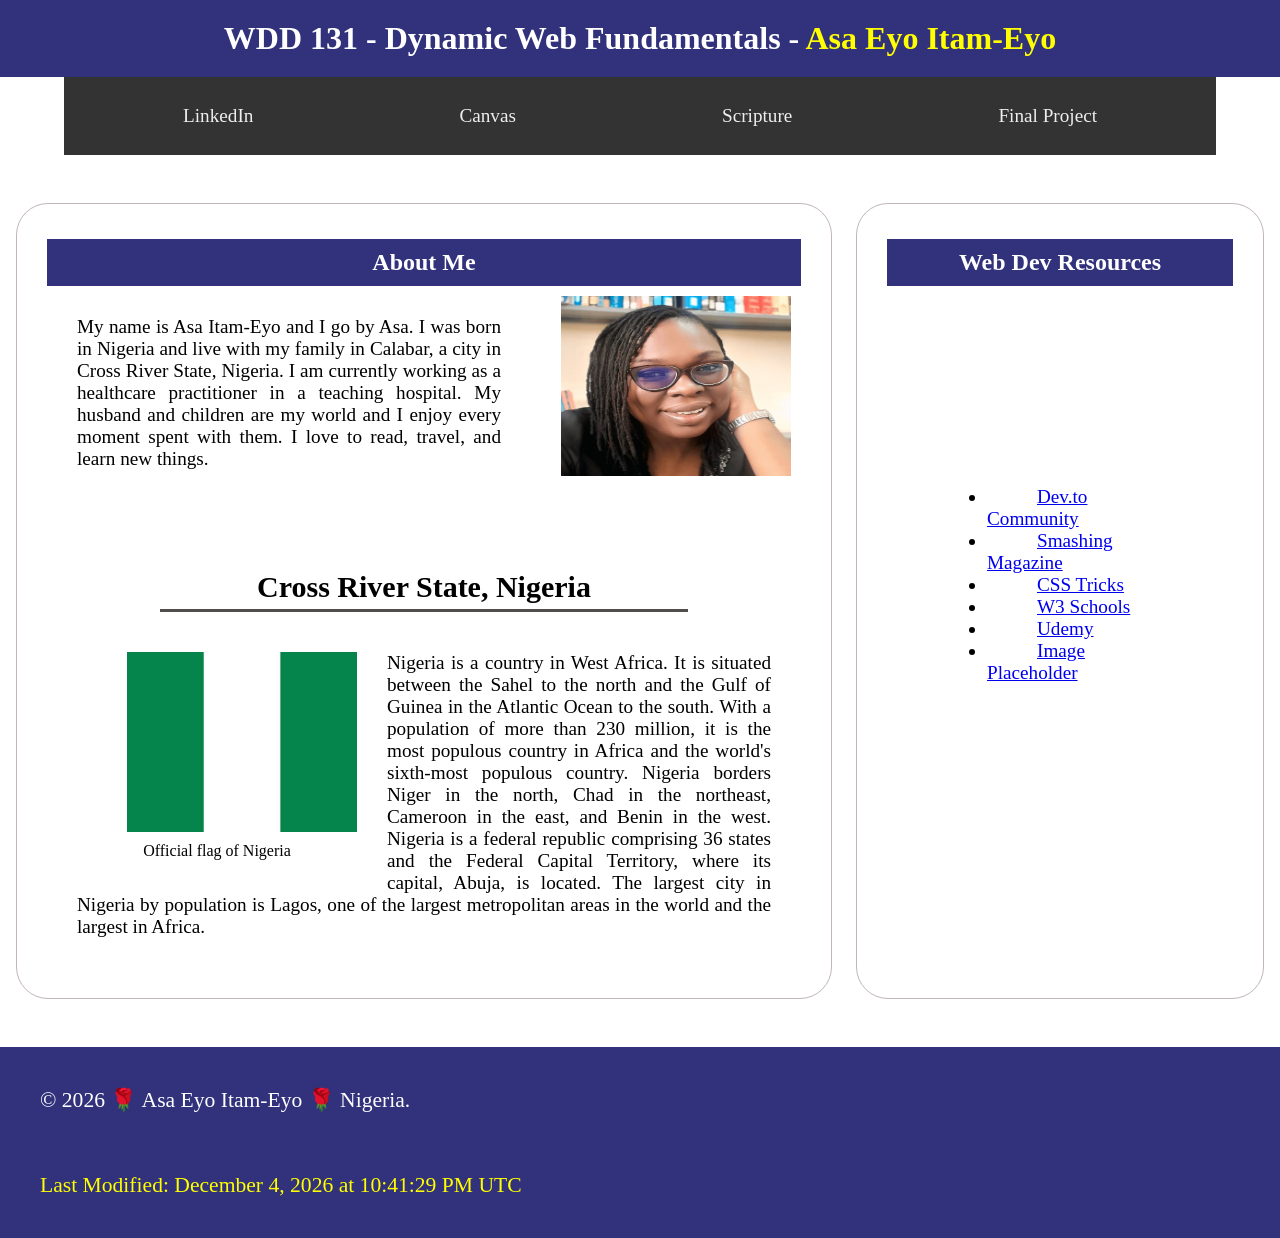
<file: index.html>
<!DOCTYPE html>
<html lang="en">

<head>
    <meta charset="UTF-8">
    <meta name="viewport" content="width=device-width, initial-scale=1.0">
    <title> WDD 131 - Dynamic Web Fundamentals - Asa Eyo Itam-Eyo</title>
    <meta name="description" content="WDD 131 - Dynamic Web Fundamentals Home page - Asa Eyo Itam-Eyo">
    <meta name="author" content="Asa Eyo Itam-Eyo">
    <link rel="preconnect" href="https://fonts.googleapis.com">
    <link rel="preconnect" href="https://fonts.gstatic.com" crossorigin>
    <link
        href="https://fonts.googleapis.com/css2?family=Playfair+Display:wght@400;700&family=Open+Sans:wght@400;600&display=swap"
        rel="stylesheet">
    <link rel="stylesheet" href="styles/base.css">
    <script src="scripts/getdates.js" defer></script>
</head>

<body>
    <header>
        <h1>
            <span id="course-title">WDD 131 - Dynamic Web Fundamentals</span> -
            <span class="yellow">Asa Eyo Itam-Eyo</span>
        </h1>
        <nav>
            <ul>
                <li><a href="https://www.linkedin.com/">LinkedIn</a></li>
                <li><a href="https://byupw.instructure.com">Canvas</a></li>
                <li><a
                        href="https://www.churchofjesuschrist.org/study/scriptures/bofm/1-ne/3?lang=eng&id=p7#p7">Scripture</a>
                </li>
                <li><a href="https://placeholder.com">Final Project</a></li>
            </ul>
        </nav>
    </header>

    <main>
        <!-- About Me Section -->
        <section class="card">
            <h2>About Me</h2>
            <img src="images/asaeyo.jpg" alt="Asa Eyo" width="300" height="200">

            <p>
                My name is Asa Itam-Eyo and I go by Asa. I was born in Nigeria and live with my family in Calabar, a
                city in Cross River State, Nigeria.
                I am currently working as a healthcare practitioner in a teaching hospital. My husband and children are
                my world and I enjoy every
                moment spent with them. I love to read, travel, and learn new things.
            </p>

            <h3 class="underline-full">Cross River State, Nigeria</h3>

            <figure>
                <img src="images/nigeriaflag.jpg" alt="Nigerian Flag" width="300" height="200">
                <figcaption>Official flag of Nigeria</figcaption>
            </figure>

            <p>
                Nigeria is a country in West Africa. It is situated between
                the Sahel to the north and the Gulf of Guinea in the Atlantic Ocean to the south. With a population of
                more
                than 230 million, it is the most populous country in Africa
                and the world's sixth-most populous country. Nigeria borders Niger in the north, Chad in the northeast,
                Cameroon in the east, and Benin in the west. Nigeria is a federal republic comprising 36 states and the
                Federal Capital
                Territory,
                where its capital, Abuja, is located. The largest city in Nigeria by population is Lagos, one of the
                largest metropolitan areas in the world and the largest in Africa.
            </p>
        </section>

        <!-- Web Development Resources Section -->
        <section class="card">
            <h2>Web Dev Resources</h2>
            <ul>
                <li><a href="https://dev.to/">Dev.to Community</a></li>
                <li><a href="https://www.smashingmagazine.com/">Smashing Magazine</a></li>
                <li><a href="https://css-tricks.com/">CSS Tricks</a></li>
                <li><a href="https://www.w3schools.com/">W3 Schools</a></li>
                <li><a href="https://www.udemy.com/">Udemy</a></li>
                <li><a href="https://placeholdercom/">Image Placeholder</a></li>
            </ul>
        </section>
    </main>


    <footer>
        <p>
            © <span id="currentyear"></span> 🌹 Asa Eyo Itam-Eyo 🌹 Nigeria.
        </p>
        <p id="lastModified"></p>
    </footer>
</body>

</html>
</file>
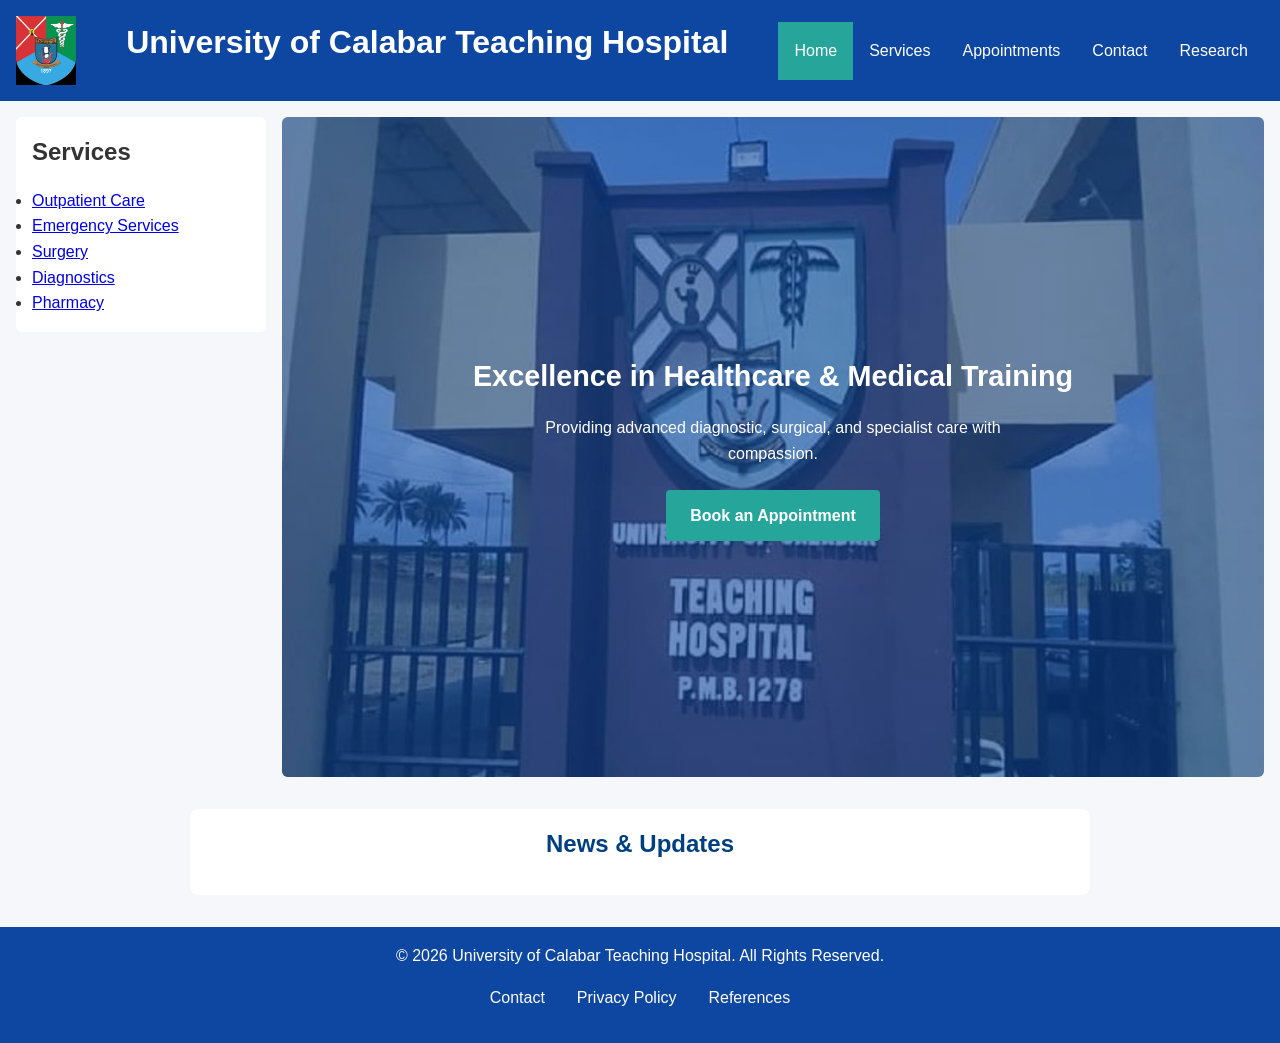
<file: project-ucth/index.html>
<!DOCTYPE html>
<html lang="en">

<head>
    <meta charset="UTF-8">
    <meta name="viewport" content="width=device-width, initial-scale=1.0">
    <title>University of Calabar Teaching Hospital</title>
    <link rel="stylesheet" href="styles/projectucth.css">
    <script src="scripts/projectucth.js" defer></script>
</head>

<body>

    <!-- HEADER -->
    <header class="site-header">
        <div class="header-content">
            <img src="images/ucthlogo.jpg" alt="UCTH logo" class="logo">
            <h1>University of Calabar Teaching Hospital</h1>
            <button class="hamburger" id="hamburger" aria-expanded="false">☰</button>

            <nav class="main-nav">
                <ul>
                    <li><a href="index.html" class="active">Home</a></li>
                    <li><a href="services.html">Services</a></li>
                    <li><a href="appointments.html">Appointments</a></li>
                    <li><a href="contact.html">Contact</a></li>
                    <li><a href="research.html">Research</a></li>
                </ul>
            </nav>
        </div>
    </header>

    <!-- MAIN CONTENT -->
    <main class="home-layout">

        <!-- SIDEBAR: SERVICES -->
        <aside class="services-sidebar">
            <h2>Services</h2>
            <ul>
                <li><a href="#">Outpatient Care</a></li>
                <li><a href="#">Emergency Services</a></li>
                <li><a href="#">Surgery</a></li>
                <li><a href="#">Diagnostics</a></li>
                <li><a href="#">Pharmacy</a></li>
            </ul>
        </aside>

        <!-- HERO SECTION -->
        <section class="hero">
            <img src="images/hero.jpg" srcset="images/hero@2x.jpg 2x, images/hero@3x.jpg 3x"
                alt="University of Calabar Teaching Hospital complex" loading="lazy">

            <div class="hero-overlay">
                <h2>Excellence in Healthcare & Medical Training</h2>
                <p>Providing advanced diagnostic, surgical, and specialist care with compassion.</p>
                <a href="appointments.html" class="cta-btn">Book an Appointment</a>
            </div>
        </section>

    </main>

    <!-- NEWS SECTION -->
    <section class="news">
        <h2>News & Updates</h2>
        <div id="newsContainer">
            <!-- Populated dynamically by JS -->
        </div>
    </section>

    <!-- FOOTER -->
    <footer class="site-footer">
        <div class="footer-content">
            <p>&copy; <span id="year"></span> University of Calabar Teaching Hospital. All Rights Reserved.</p>
            <nav aria-label="Footer Navigation">
                <ul class="footer-links">
                    <li><a href="contact.html">Contact</a></li>
                    <li><a href="#">Privacy Policy</a></li>
                    <li><a href="references.html">References</a></li>
                </ul>
            </nav>
        </div>
    </footer>

</body>

</html>
</file>
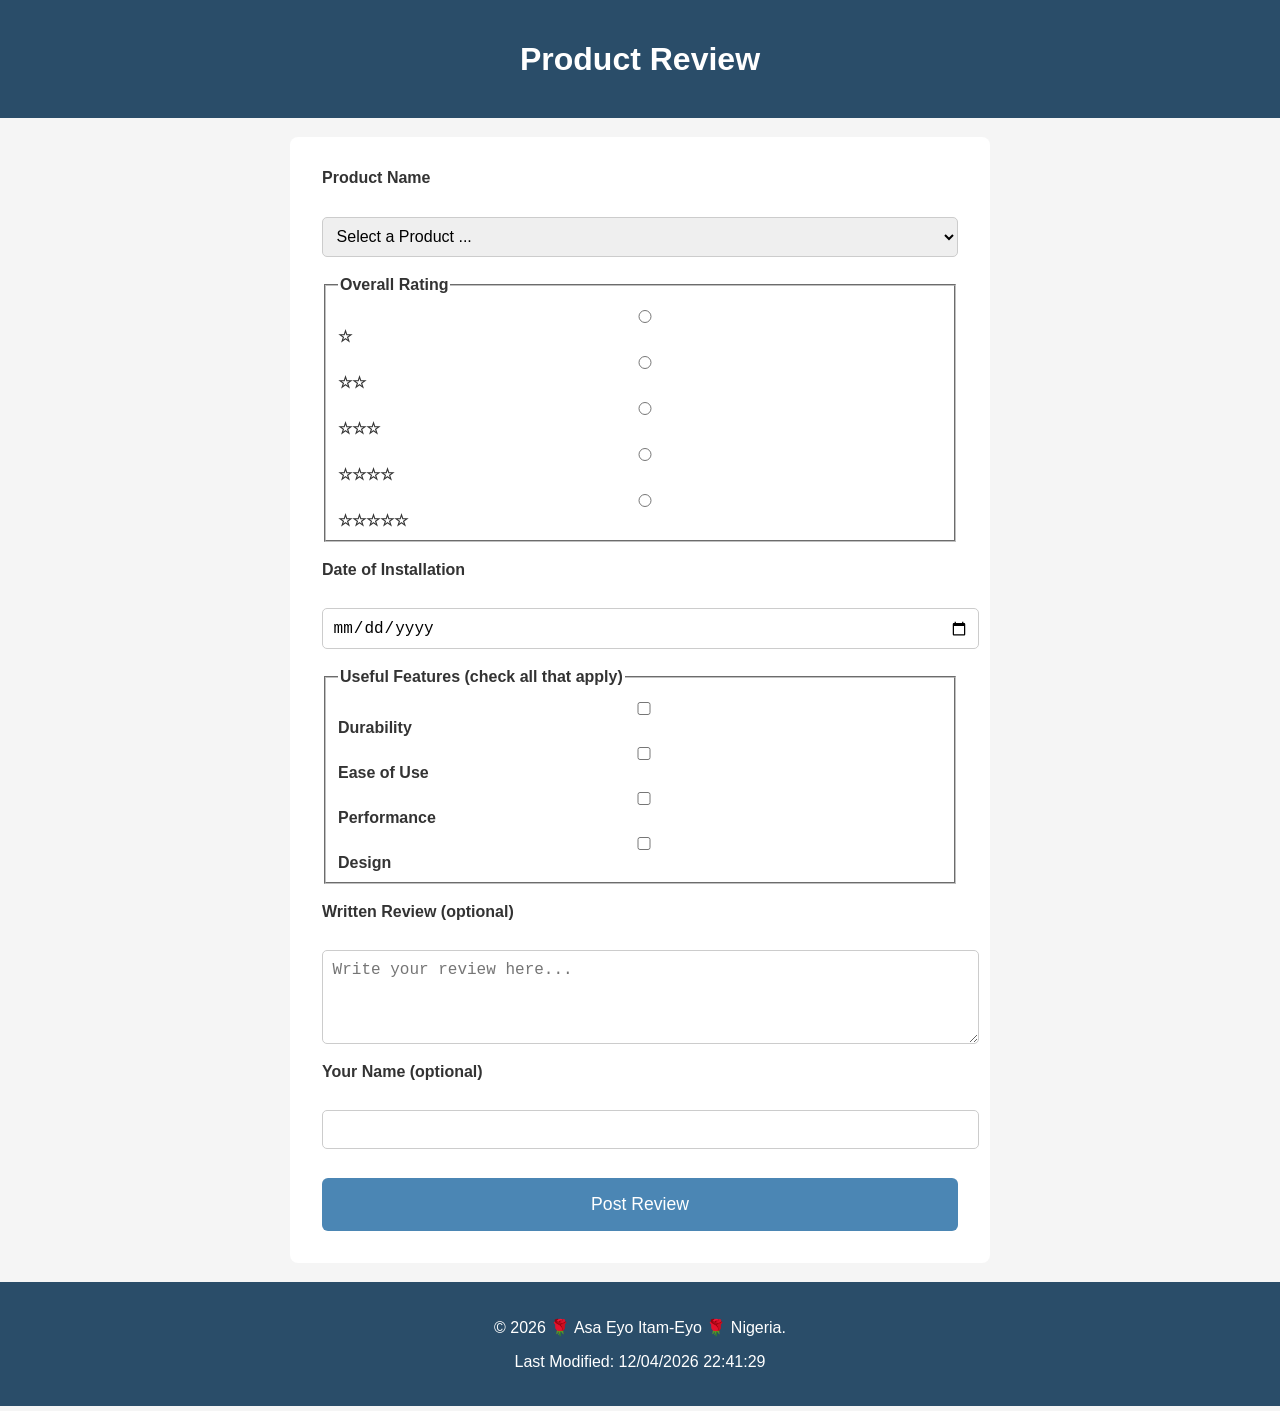
<file: form.html>
<!DOCTYPE html>
<html lang="en">

<head>
    <meta charset="UTF-8">
    <meta name="viewport" content="width=device-width, initial-scale=1.0">
    <title>Product Review Form</title>
    <meta name="description"
        content="Submit a detailed product review including rating, features, and comments for WDD 131 assignment.">
    <meta name="author" content="Asa Eyo Itam-Eyo">


    <link rel="preconnect" href="https://fonts.googleapis.com">
    <link rel="preconnect" href="https://fonts.gstatic.com" crossorigin>
    <link
        href="https://fonts.googleapis.com/css2?family=Playfair+Display:wght@400;700&family=Open+Sans:wght@400;600&display=swap"
        rel="stylesheet">
    <link rel="stylesheet" href="styles/form.css">
    <script src="scripts/form.js" defer></script>
</head>

<body>
    <header>
        <h1>Product Review</h1>
    </header>

    <main>
        <form id="reviewForm" method="get" action="review.html">

            <label for="product">Product Name</label>
            <select id="product" name="product" required>
                <option value="" disabled selected>Select a Product ...</option>
            </select>

            
            <fieldset class="rating-fieldset">
                <legend>Overall Rating</legend>

                <label for="rate1">
                    <input type="radio" id="rate1" name="rating" value="1" required>
                    ☆
                </label>

                <label for="rate2">
                    <input type="radio" id="rate2" name="rating" value="2" required>
                    ☆☆
                </label>

                <label for="rate3">
                    <input type="radio" id="rate3" name="rating" value="3" required>
                    ☆☆☆
                </label>

                <label for="rate4">
                    <input type="radio" id="rate4" name="rating" value="4" required>
                    ☆☆☆☆
                </label>

                <label for="rate5">
                    <input type="radio" id="rate5" name="rating" value="5" required>
                    ☆☆☆☆☆
                </label>
            </fieldset>

            <!-- INSTALLATION DATE -->
            <label for="installDate">Date of Installation</label>
            <input type="date" id="installDate" name="installDate" required>

            <!-- USEFUL FEATURES -->
    <fieldset>
        <legend>Useful Features (check all that apply)</legend>
    
        <input type="checkbox" id="feat1" name="features[]" value="durability">
        <label for="feat1">Durability</label>
    
        <input type="checkbox" id="feat2" name="features[]" value="ease of use">
        <label for="feat2">Ease of Use</label>
    
        <input type="checkbox" id="feat3" name="features[]" value="performance">
        <label for="feat3">Performance</label>
    
        <input type="checkbox" id="feat4" name="features[]" value="design">
        <label for="feat4">Design</label>
    </fieldset>
            <!-- WRITTEN REVIEW -->
            <label for="reviewText">Written Review (optional)</label>
            <textarea id="reviewText" name="reviewText" rows="4" placeholder="Write your review here..."></textarea>

            <!-- USER NAME -->
            <label for="userName">Your Name (optional)</label>
            <input type="text" id="userName" name="userName">

            <!-- SUBMIT BUTTON -->
            <input type="submit" value="Post Review" class="submit-btn">

        </form>
    </main>

    <footer>
        <p>
            © <span id="currentyear"></span> 🌹 Asa Eyo Itam-Eyo 🌹 Nigeria.
        </p>
        <p id="lastModified"></p>
    </footer>

    <script>
        // Populate current year and last modified date
        document.getElementById("currentyear").textContent = new Date().getFullYear();
        document.getElementById("lastModified").textContent = `Last Modified: ${document.lastModified}`;
    </script>
</body>

</html>
</file>
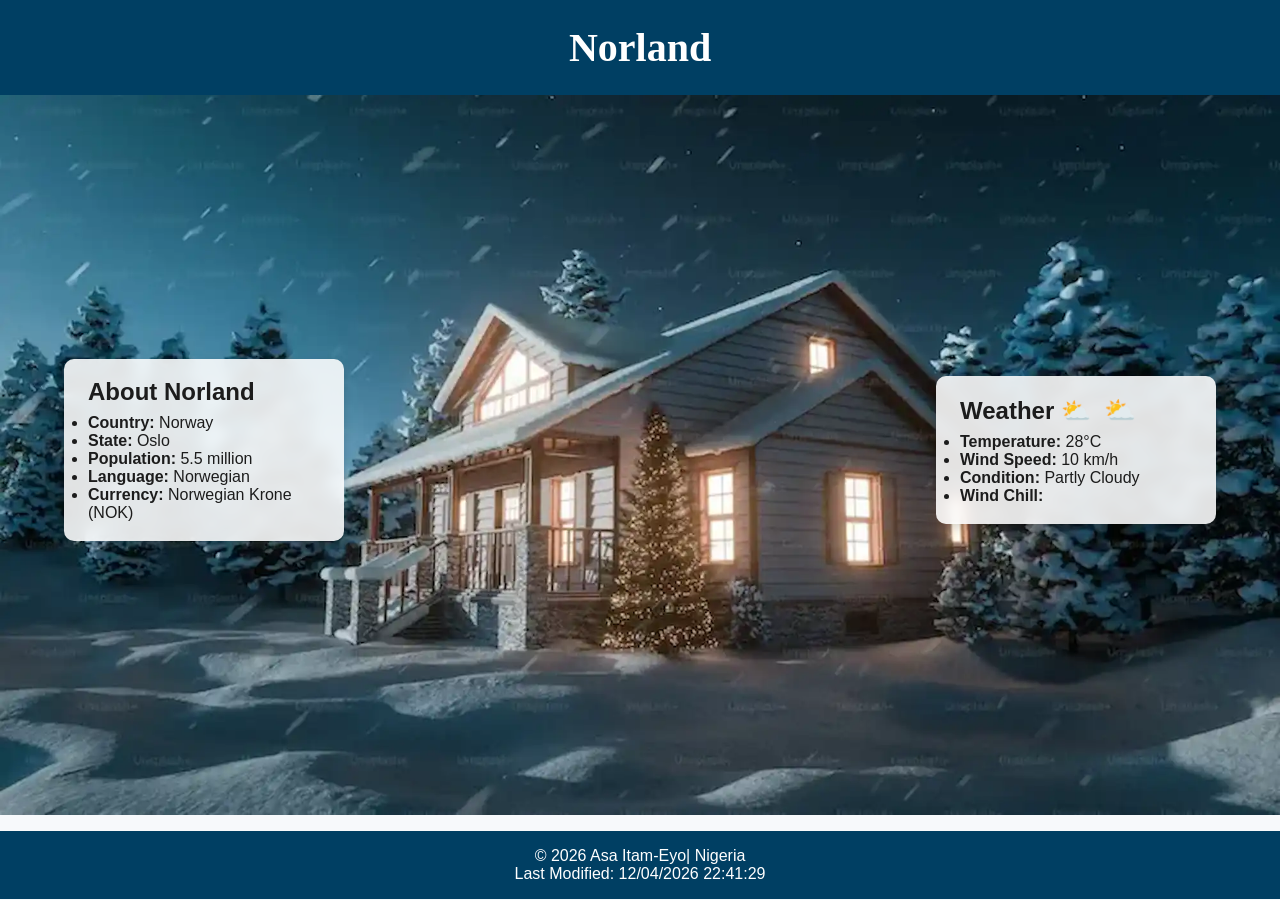
<file: place.html>
<!DOCTYPE html>
<html lang="en">

<head>
    <meta charset="UTF-8">
    <meta name="viewport" content="width=device-width, initial-scale=1.0">
    <title>Weather and Location Page</title>
    <link rel="stylesheet" href="place.css">
    <link rel="stylesheet" href="styles/place-large.css">
    <script src="place.js" defer></script>
</head>

<body>
    <!-- Header / Navigation -->
    <header>
        <h1>Norland </h1>
    </header>

    <!-- Hero Section with Responsive Images -->
    <section id="hero">
        <picture>
            <source srcset="images/hero-small.webp" media="(max-width: 500px)">
            <source srcset="images/hero-medium.webp" media="(max-width: 1000px)">
            <img src="images/hero-large.webp" alt="Norland Landscape" loading="lazy">
        </picture>
    </section>

    <!-- Overlay content -->
    <div class="hero-overlay">
    
        <!-- LEFT: Data -->
        <section class="card data">
            <h2>About Norland</h2>
            <ul>
                <li><strong>Country:</strong> Norway</li>
                <li><strong>State:</strong> Oslo</li>
                <li><strong>Population:</strong> 5.5 million</li>
                <li><strong>Language:</strong> Norwegian</li>
                <li><strong>Currency:</strong> Norwegian Krone (NOK)</li>
            </ul>
        </section>
    
        <!-- RIGHT: Weather -->
        <section class="card weather">
            <h2>Weather ⛅</h2>
            <ul>
                <li><strong>Temperature:</strong> <span id="temperature">28</span>°C</li>
                <li><strong>Wind Speed:</strong> <span id="windSpeed">10</span> km/h</li>
                <li><strong>Condition:</strong> Partly Cloudy</li>
                <li><strong>Wind Chill:</strong> <span id="windChill"></span></li>
            </ul>
        </section>
    
    </div>
    </section>

    <!-- Footer -->
    <footer>
        <p>&copy; <span id="year"></span> Asa Itam-Eyo| Nigeria </p>

        <p id="lastModified"></p>
    </footer>
</body>

</html>
</file>
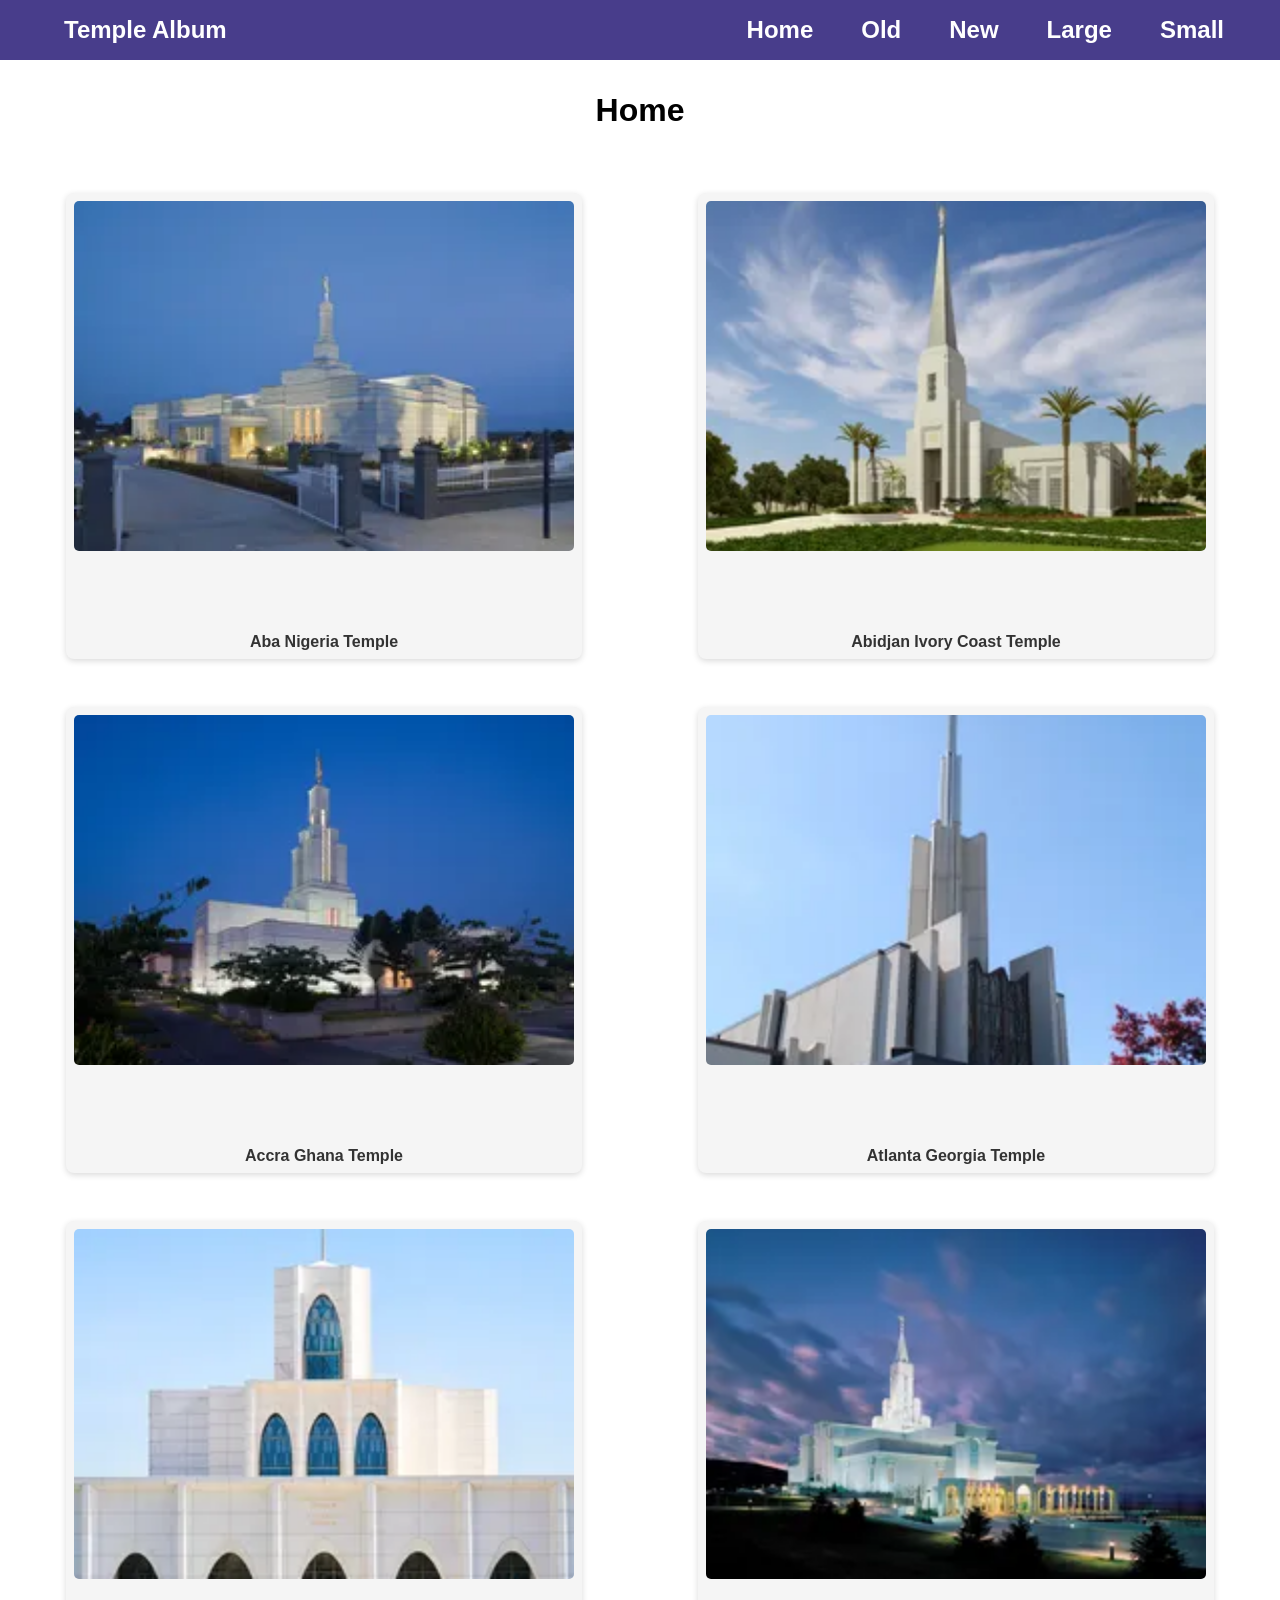
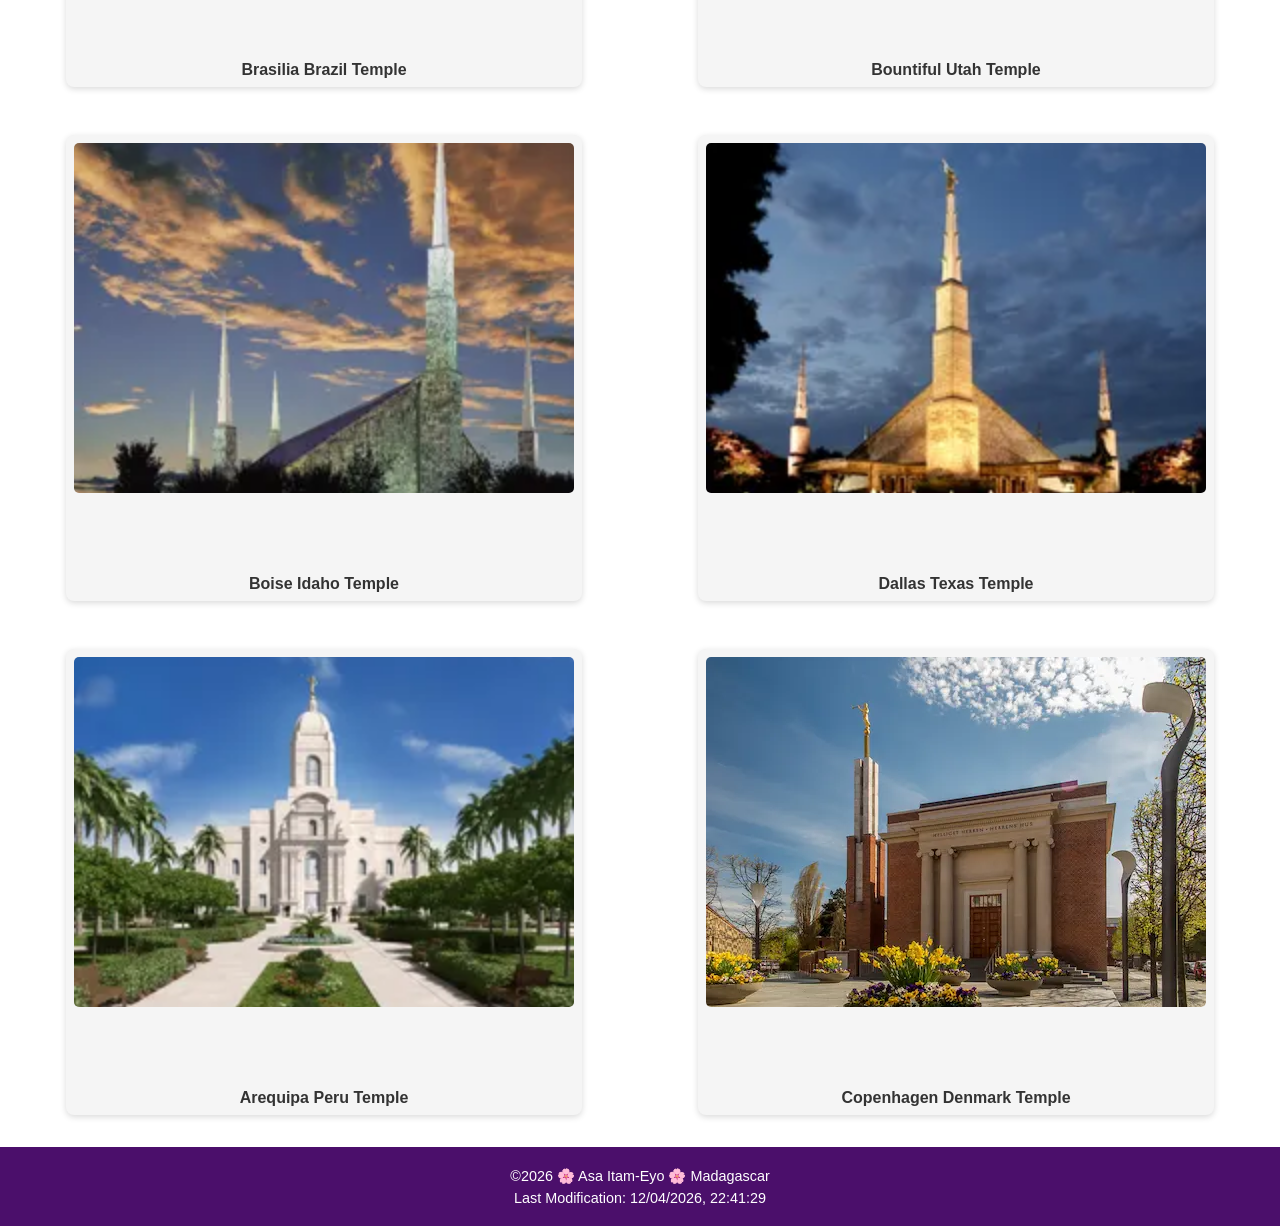
<file: temples.html>
<!DOCTYPE html>
<html lang="en">

<head>
    <meta charset="UTF-8">
    <meta name="viewport" content="width=device-width, initial-scale=1.0">
    <title>Temple Album</title>
    <meta name="description" content="WDD 131 - Church of Jesus Christ Temples across the world- Asa Eyo Itam-Eyo">
    <meta name="author" content="Asa Eyo Itam-Eyo">
    <link rel="preconnect" href="https://fonts.googleapis.com">
    <link rel="preconnect" href="https://fonts.gstatic.com" crossorigin>
    <link
        href="https://fonts.googleapis.com/css2?family=Playfair+Display:wght@400;700&family=Open+Sans:wght@400;600&display=swap"
        rel="stylesheet">

    <link rel="stylesheet" href="styles/temples.css">
    <link rel="stylesheet" href="styles/temples-large.css">
    <script src="scripts/temples.js" defer></script>
</head>


<body>
    <header>

        <div class="site-title">Temple Album </div>

        <a id="menu" href="#"></a>

        <nav>
            <ul class="navigation">
                <li><a href="#">Home</a></li>
                <li><a href="#">Old</a></li>
                <li><a href="#">New</a></li>
                <li><a href="#">Large</a></li>
                <li><a href="#">Small</a></li>
            </ul>
        </nav>
    </header>

    <main>
        <h1>Home</h1>

        <figure>
            <img src="images/aba-temple.webp" alt="Aba Temple">
            <figcaption>Aba Nigeria Temple</figcaption>
        </figure>

        <figure>
            <img src="images/abidjan-temple.webp" alt="Abidjan Temple">
            <figcaption>Abidjan Ivory Coast Temple</figcaption>
        </figure>

        <figure>
            <img src="images/accra-temple.webp" alt="Accra Temple">
            <figcaption>Accra Ghana Temple</figcaption>
        </figure>

        <figure>
            <img src="images/atlanta-temple.webp" alt="Atlanta Temple">
            <figcaption>Atlanta Georgia Temple</figcaption>
        </figure>

        <figure>
            <img src="images/brasilia-temple.webp" alt="Brasiia Temple">
            <figcaption>Brasilia Brazil Temple</figcaption>
        </figure>

        <figure>
            <img src="images/utah-temple.webp" alt="Utah Temple">
            <figcaption>Bountiful Utah Temple</figcaption>
        </figure>

        <figure>
            <img src="images/idaho-temple.webp" alt="Idaho Temple">
            <figcaption>Boise Idaho Temple</figcaption>
        </figure>

        <figure>
            <img src="images/dallas-temple.webp" alt="Dallas Temple">
            <figcaption>Dallas Texas Temple</figcaption>
        </figure>

        <figure>
            <img src="images/peru-temple.webp" alt="Peru Temple">
            <figcaption>Arequipa Peru Temple</figcaption>
        </figure>

        <figure>
            <img src="images/denmark-temple.webp" alt="Denmark Temple">
            <figcaption>Copenhagen Denmark Temple</figcaption>
        </figure>

    </main>

<footer>
    <p>
        ©<span id="currentyear"></span> 🌸 Asa Itam-Eyo 🌸 Madagascar
    </p>
    <p>
        Last Modification: <span id="lastModified"></span>
    </p>
</footer>
</body>

</html>
</file>
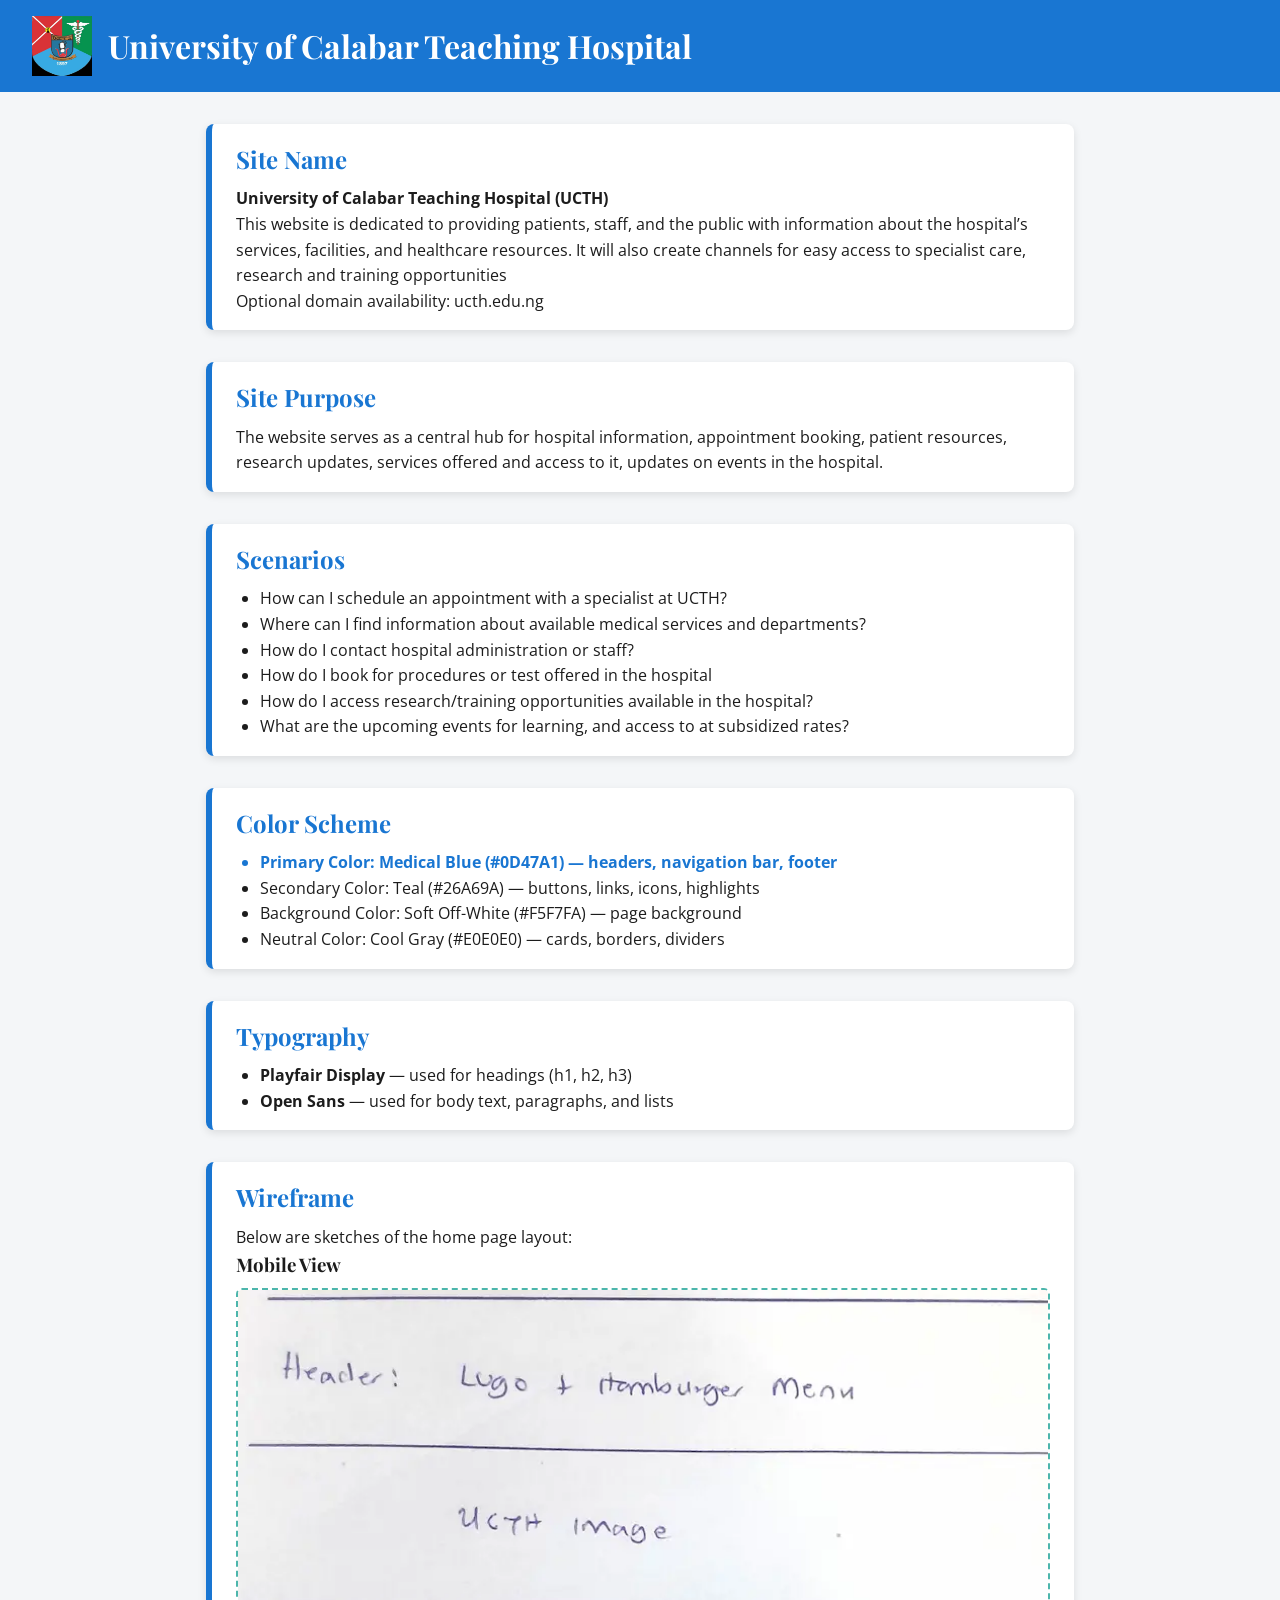
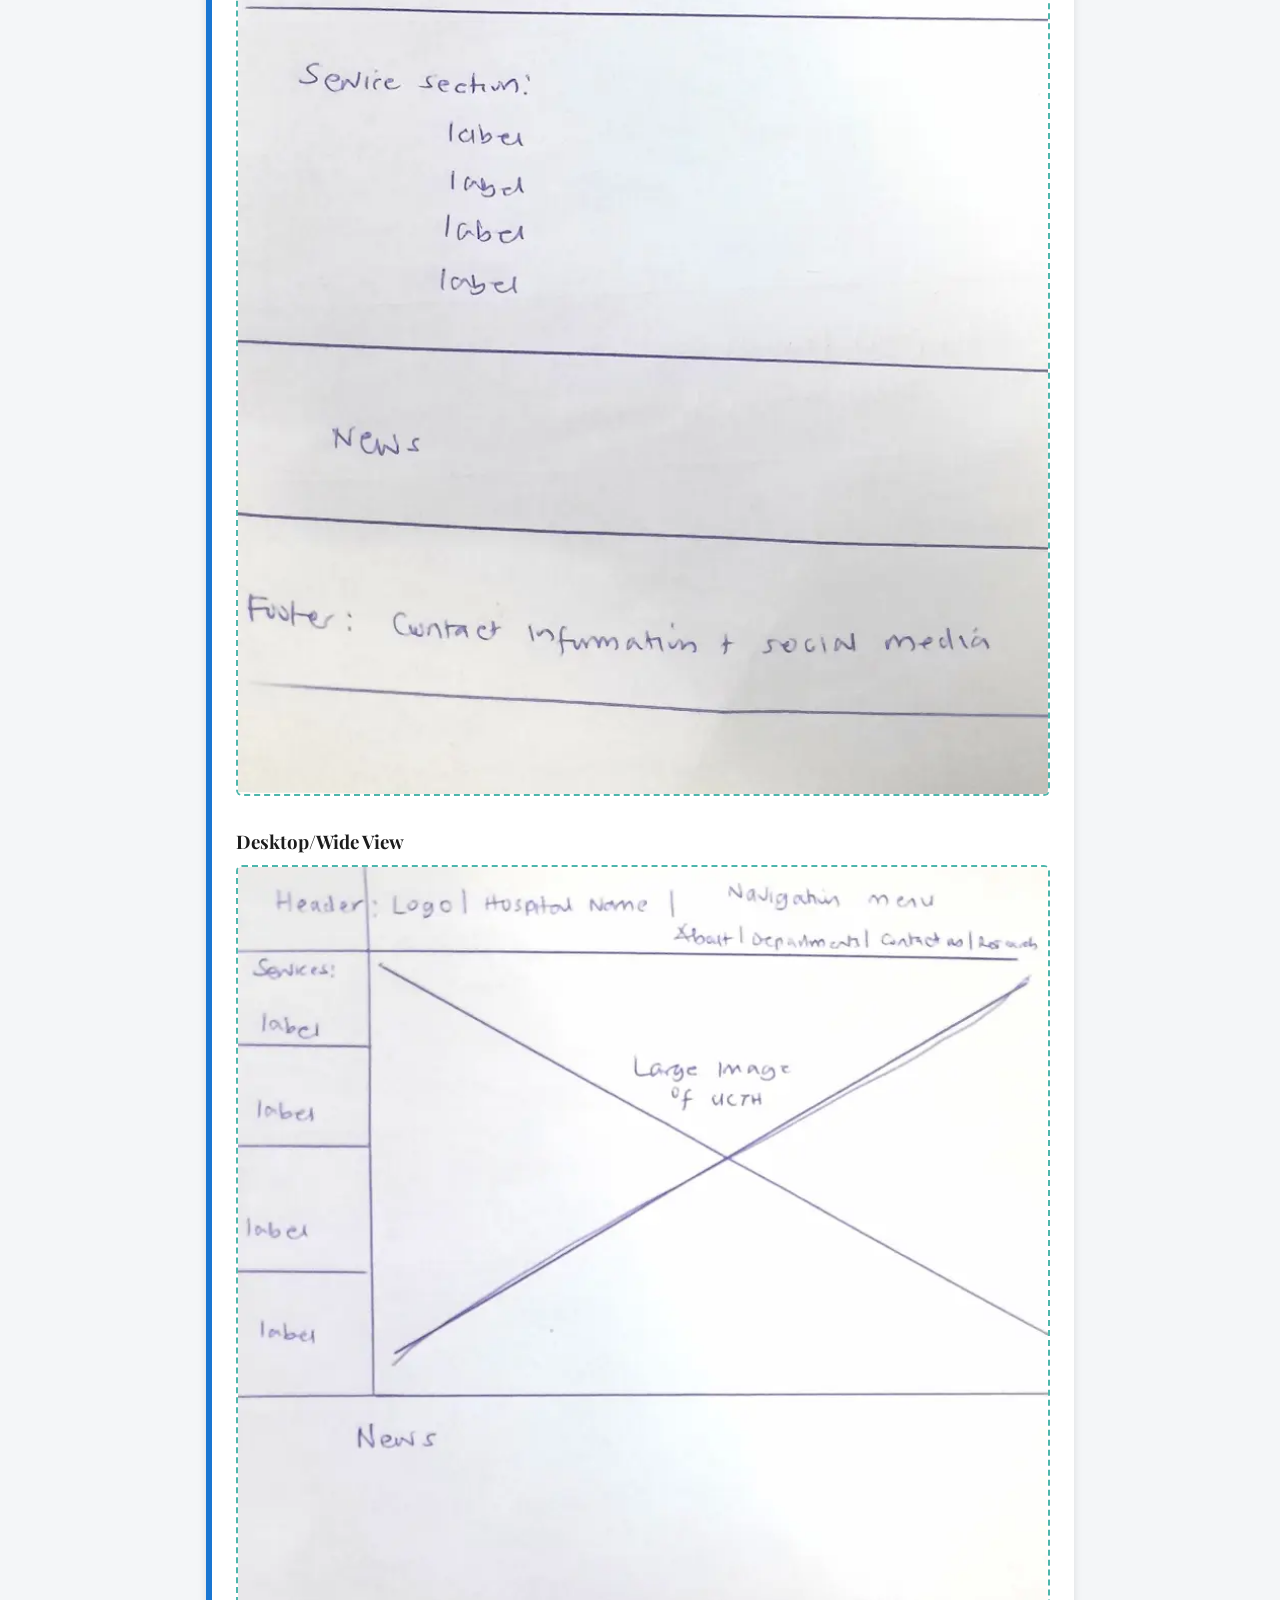
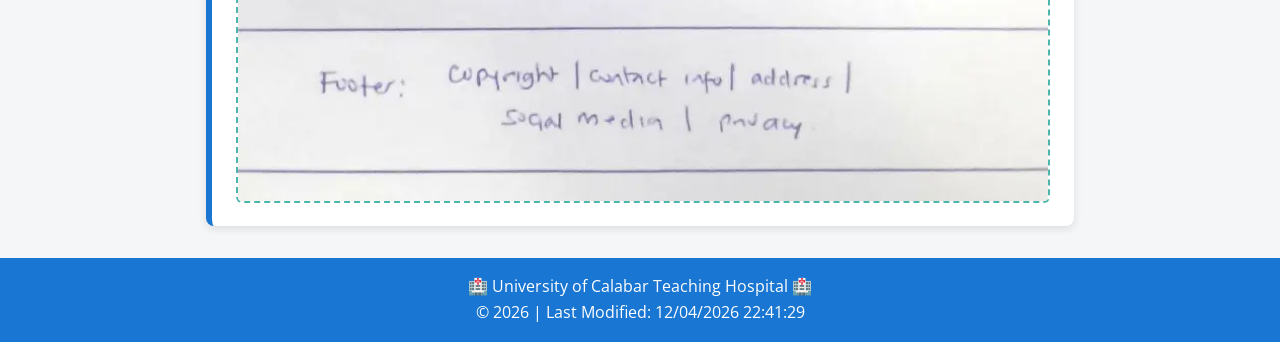
<file: project/siteplan.html>
<!DOCTYPE html>
<html lang="en">

<head>
    <meta charset="UTF-8">
    <meta name="viewport" content="width=device-width, initial-scale=1.0">
    <title>Site Plan - UCTH</title>
    <meta name="description" content="WDD 131 - Site plan for project- University of Calabar Teaching Hospital website| Asa Eyo Itam-Eyo">
    <meta name="author" content="Asa Eyo Itam-Eyo">
    <link rel="preconnect" href="https://fonts.googleapis.com">
    <link rel="preconnect" href="https://fonts.gstatic.com" crossorigin>
    <link
        href="https://fonts.googleapis.com/css2?family=Playfair+Display:wght@400;700&family=Open+Sans:wght@400;600&display=swap"
        rel="stylesheet">

    <link rel="stylesheet" href="styles/siteplan.css">
    
</head>

<body>

    <header>
        <img src="images/ucthlogo.jpg" alt="UCTH Logo" class="logo">
        <h1>University of Calabar Teaching Hospital</h1>
    </header>

    <main>
        <!-- Site Name -->
        <section>
            <h2>Site Name</h2>
            <p><strong>University of Calabar Teaching Hospital (UCTH)</strong></p>
            <p>This website is dedicated to providing patients, staff, and the public with information about the
                hospital’s services, facilities, and healthcare resources. It will also create channels for easy access to specialist care, research and training opportunities</p>
            <p>Optional domain availability: ucth.edu.ng</p>
        </section>

        <!-- Site Purpose -->
        <section>
            <h2>Site Purpose</h2>
            <p>The website serves as a central hub for hospital information, appointment booking, patient resources,
                research updates, services offered and access to it, updates on events in the hospital.</p>
        </section>

        <!-- Scenarios -->
        <section>
            <h2>Scenarios</h2>
            <ul>
                <li>How can I schedule an appointment with a specialist at UCTH?</li>
                <li>Where can I find information about available medical services and departments?</li>
                <li>How do I contact hospital administration or staff?</li>
                <li>How do I book for procedures or test offered in the hospital</li>
                <li>How do I access research/training opportunities available in the hospital?</li>
                <li>What are the upcoming events for learning, and access to at subsidized rates? </li>

            </ul>
        </section>

    <section>
        <h2>Color Scheme</h2>
        <ul class="colors">
            <li class="color-primary">
                Primary Color: Medical Blue (#0D47A1) — headers, navigation bar, footer
            </li>
            <li class="color-secondary">
                Secondary Color: Teal (#26A69A) — buttons, links, icons, highlights
            </li>
            <li class="color-background">
                Background Color: Soft Off-White (#F5F7FA) — page background
            </li>
            <li class="color-neutral">
                Neutral Color: Cool Gray (#E0E0E0) — cards, borders, dividers
            </li>
        </ul>
    </section>

        <!-- Typography -->
        <section>
            <h2>Typography</h2>
            <ul>
                <li><strong>Playfair Display</strong> — used for headings (h1, h2, h3)</li>
                <li><strong>Open Sans</strong> — used for body text, paragraphs, and lists</li>
            </ul>
        </section>

        <!-- Wireframe -->
        <section>
            <h2>Wireframe</h2>
            <p>Below are sketches of the home page layout:</p>
            <div class="wireframes">
                <div class="wireframe">
                    <h3>Mobile View</h3>
                    <img src="images/wireframe-mobile.webp" alt="Wireframe Mobile View">
                </div>
                <div class="wireframe">
                    <h3>Desktop/Wide View</h3>
                    <img src="images/wireframe-desktop.webp" alt="Wireframe Desktop View">
                </div>
            </div>
        </section>
    </main>

    <footer>
        <p>🏥 University of Calabar Teaching Hospital 🏥</p>
        <p>&copy; <span id="year"></span> | Last Modified: <span id="lastModified"></span></p>
    </footer>

    <script>
        document.getElementById("year").textContent = new Date().getFullYear();
        document.getElementById("lastModified").textContent = document.lastModified;
    </script>

</body>

</html>
</file>
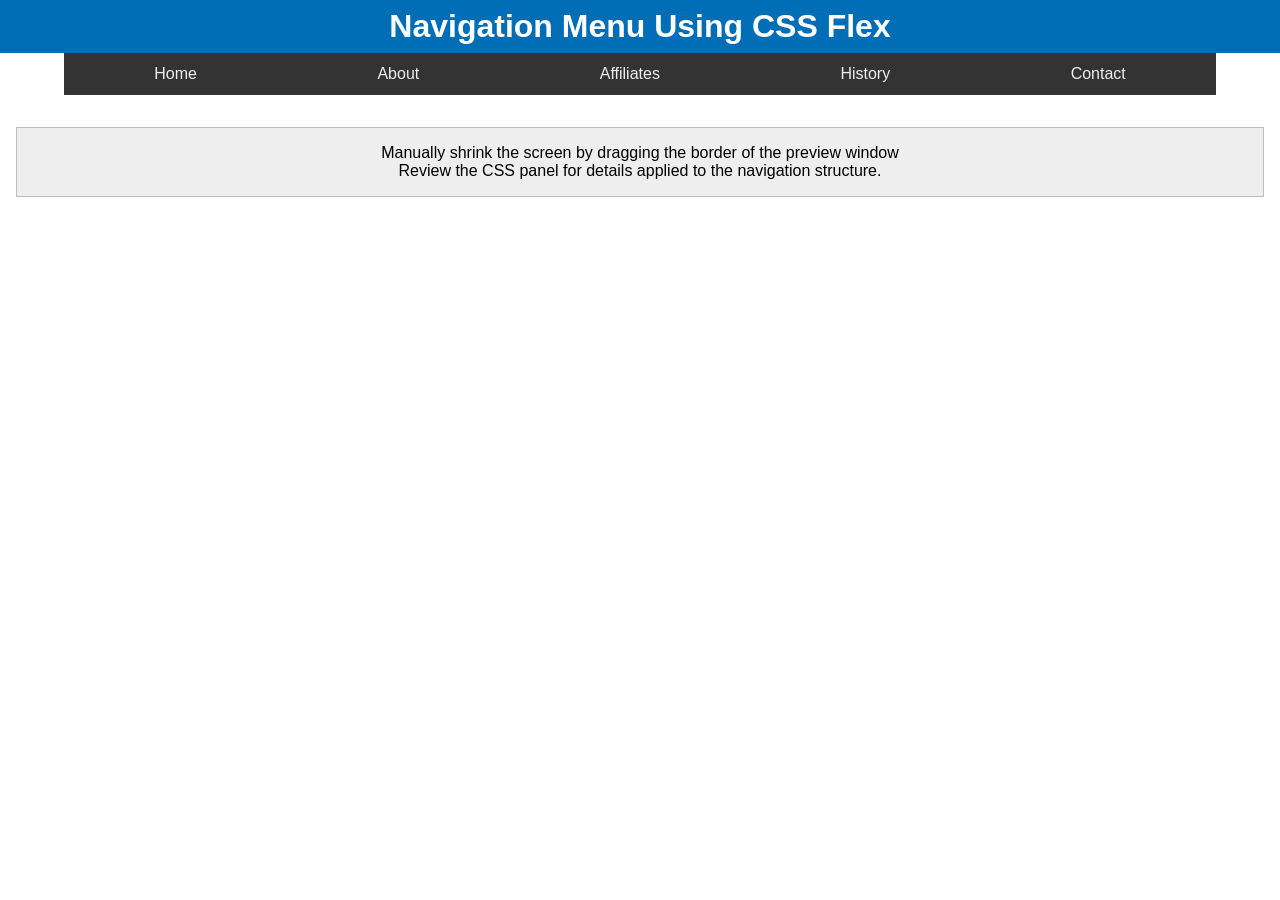
<file: week01/basic-layout.html>
<!DOCTYPE html>
<html lang="en-US">
<head>
    <meta charset="UTF-8">
    <meta name="viewport" content="width=device-width, initial-scale=1.0">
    <title>Document</title>
    <link rel="stylesheet" href="styles/layout.css">
</head>
<body>
    
</body>
</html>
<h1>Navigation Menu Using CSS Flex</h1>

<nav>
    <ul class="navigation">
        <li><a href="#" title="Home">Home</a></li>
        <li><a href="#" title="About Us">About</a></li>
        <li><a href="#" title="Our Partners">Affiliates</a></li>
        <li><a href="#" title="History of Our Organization">History</a></li>
        <li><a href="#" title="Contact Us">Contact</a></li>
    </ul>
</nav>
<main>
    <p>Manually shrink the screen by dragging the border of the preview window</p>
    <p>Review the CSS panel for details applied to the navigation structure.</p>
</main>
</file>
<file: styles/base.css>
:root {
    --primary-color: #1313B3;
    --secondary-color: #333;
    --accent1-color: #FFFF00;
    --heading-font: "Times New Roman", Georgia, serif;
    --body-font: Arial, Helvetica, sans-serif;
}


* {
    margin: 0;
    padding: 0;
    box-sizing: border-box;
}

header {
    position: relative;
}

h1 {
    font-family: var(--heading-font);
    color: white;
    padding: 20px;
    background-color: #0b0b64d7;
    text-align: center;

}

h2 {
    margin-top: 5px;
    text-align: center;
    background-color: #0b0b64d7;
    color: white;
    padding: 10px;
}

/* Highlight color */
.yellow {
    color: var(--accent1-color);
}

/* Navigation */
nav {
    background-color: var(--secondary-color);
    margin: 0 auto 2rem;
    max-width: 90vw;
}

nav ul {
    list-style: none;
    display: flex;
    padding: 1rem;
    flex-wrap: wrap;
    align-items: center;

}

nav li {
    flex: 1 1 auto;
}

nav a {
    display: block;
    color: #eee;
    padding: 0.75rem;
    text-decoration: none;
    text-align: center;
    font-size: larger;
}

nav a:hover {
    font-weight: 700;
    text-decoration: underline;
    text-decoration-color: var(--accent1-color);
}


main {
    margin: 2rem auto;
    padding: 1rem;
    display: grid;
    grid-template-columns: 2fr 1fr;
    gap: 1.5rem;
}

.card {
    background-color: white;
    padding: 30px;
    border-radius: 2rem;
    border: 1px solid rgb(194, 182, 182);
}

.card img {
    width: 250px;
    height: 200px;
    border-radius: 5px;
    float: right;
    padding: 10px;
    margin-left: 50px;
}

.card ul {
    font-size: larger;
    padding: 50px;
    margin-top: 150px;
    margin-left: 50px;
}

.card a {
    padding: 50px;
}

figure {
    float: left;
    margin: 20px;
}

p {
    font-size: larger;
    text-align: justify;
    padding: 30px;
    font-family: Georgia, 'Times New Roman', Times, serif;
}

.underline-full {
    position: relative;
    margin-top: 70px;
    margin-bottom: 10px;
    font-family: var(--heading-font);
    text-align: center;
    font-size: 30px;
    border-bottom: 3px solid rgba(32, 27, 27, 0.781);
    padding-bottom: 5px;
    width: 70%;
    margin-left: auto;
    margin-right: auto;
}

figcaption {
    text-align: center;
}

/* Footer */
footer {
    font-size: large;
    text-align: center;
    background-color: #0b0b64d7;
    color: white;
    padding: 10px;
}

#lastModified {
    color: var(--accent1-color);

}

@media (max-width: 768px) {
    main {
        grid-template-columns: 1fr;
    }

    .card img {
        float: none;
        display: block;
        margin: 0 auto 1rem;
    }

    footer p {
        margin-left: 0;
    }
}
</file>
<file: project-ucth/styles/projectucth.css>
* {
    margin: 0;
    padding: 0;
    box-sizing: border-box;
}

/* BASE */
body {
    font-family: Arial, sans-serif;
    background-color: #f5f7fa;
    color: #333;
    line-height: 1.6;
}

/* HEADER */
.site-header {
    background-color: #0d47a1;
    color: #fff;
}

.header-content {
    display: flex;
    align-items: center;
    justify-content: space-between;
    padding: 1rem;
}

.logo {
    width: 60px;
}

nav ul {
    list-style: none;
    display: none;
    background-color: #0d47a1;
}

nav ul li a {
    display: block;
    padding: 1rem;
    color: #fff;
    text-decoration: none;
}

nav ul li a.active,
nav ul li a:hover {
    background-color: #26a69a;
}

.hamburger {
    background: none;
    border: none;
    font-size: 1.8rem;
    color: #fff;
    cursor: pointer;
}

/* MAIN */
main {
    padding: 1rem;
}

h1,
h2 {
    margin-bottom: 1rem;
}

h1{
    text-align: center;
}

/* DEPARTMENTS */
.department-grid {
    display: grid;
    gap: 1rem;
}

figure {
    background: #fff;
    padding: 0.5rem;
    border-radius: 6px;
    text-align: center;
}

figure img {
    width: 100%;
    border-radius: 6px;
}

/* FORM */
.form-card {
    background: #fff;
    padding: 1rem;
    border-radius: 6px;
    max-width: 500px;
}

.form-card label {
    display: block;
    margin-top: 0.8rem;
}

.form-card input,
.form-card select {
    width: 100%;
    padding: 0.5rem;
    margin-top: 0.3rem;
}

.form-card button {
    margin-top: 1rem;
    padding: 0.7rem;
    background-color: #26a69a;
    color: #fff;
    border: none;
    cursor: pointer;
}

.form-card button:hover {
    background-color: #1e8e82;
}

/* HOME PAGE LAYOUT */
.home-layout {
    display: grid;
    grid-template-columns: 250px 1fr;
    /* sidebar + hero/content */
    gap: 1rem;
    padding: 1rem;
    align-items: start;
    /* align items at the top */
}

/* SERVICES SIDEBAR */
.services-sidebar {
    background-color: #ffffff;
    padding: 1rem;
    border-radius: 6px;
}

/* HERO IMAGE - MATCH SIDEBAR HEIGHT */
/* HERO SECTION */
.hero {
    position: relative;
    border-radius: 6px;
    overflow: hidden;
    display: flex;
}

/* Hero Image */
.hero img {
    width: 100%;
    height: 100%;
    object-fit: cover;
    display: block;
}

/* Overlay */
.hero-overlay {
    position: absolute;
    inset: 0;
    background: linear-gradient(rgba(13, 71, 161, 0.6),
            rgba(13, 71, 161, 0.6));
    color: #fff;
    display: flex;
    flex-direction: column;
    justify-content: center;
    align-items: center;
    text-align: center;
    padding: 2rem;
}

/* Overlay Text */
.hero-overlay h2 {
    font-size: 1.8rem;
    margin-bottom: 1rem;
}

.hero-overlay p {
    margin-bottom: 1.5rem;
    max-width: 500px;
}

/* Call To Action Button */
.cta-btn {
    background-color: #26a69a;
    color: #fff;
    padding: 0.8rem 1.5rem;
    text-decoration: none;
    border-radius: 4px;
    font-weight: bold;
    transition: 0.3s ease;
}

.cta-btn:hover {
    background-color: #1e8e82;
    transform: translateY(-2px);
}

.news {
    background-color: #ffffff;
    margin: 1rem auto;
    padding: 1rem;
    border-radius: 8px;
    max-width: 900px;
}

.news h2 {
    text-align: center;
    color: #004080;
    margin-bottom: 1rem;
}

.news-item {
    margin-bottom: 1rem;
}

.news-btn {
    width: 100%;
    text-align: left;
    padding: 0.8rem 1rem;
    background: #004080;
    color: #fff;
    border: none;
    border-radius: 6px;
    cursor: pointer;
    font-weight: bold;
    font-size: 1rem;
    transition: background 0.3s ease;
}

.news-btn:hover {
    background: #0066cc;
}

.news-content {
    display: none;
    padding: 0.8rem 1rem;
    background: #f5f7fa;
    border-left: 3px solid #26a69a;
    border-radius: 0 0 6px 6px;
    margin-top: 0.3rem;
    animation: fadeIn 0.3s ease-in-out;
}

@keyframes fadeIn {
    from {
        opacity: 0;
        transform: translateY(-5px);
    }

    to {
        opacity: 1;
        transform: translateY(0);
    }
}

/* Mobile */
@media (max-width: 600px) {
    .news-btn {
        font-size: 0.95rem;
        padding: 0.6rem 0.8rem;
    }

    .news-content {
        padding: 0.6rem 0.8rem;
    }
}
/* FOOTER */
footer {
    background-color: #0d47a1;
    color: #fff;
    text-align: center;
    padding: 1rem;
    margin-top: 2rem;
}

/* RESPONSIVE */
@media (min-width: 768px) {
    nav ul {
        display: flex;
        justify-content: center;
    }

    .hamburger {
        display: none;
    }

    .department-grid {
        grid-template-columns: repeat(4, 1fr);
    }
}
.department-grid {
    display: grid;
    gap: 1rem;
    align-items: stretch;
}

.department-grid figure {
    display: flex;
    flex-direction: column;
}

.department-grid figcaption {
    margin-top: 0.5rem;
    font-weight: bold;
}

/* Force all department images to equal size */
.department-grid img {
    width: 100%;
    height: 220px;
    /* uniform height */
    object-fit: cover;
    /* crop without stretching */
    display: block;
}

@media (min-width: 768px) {
    .department-grid img {
        height: 260px;
    }
}

@media (max-width: 768px) {
    .home-layout {
        grid-template-columns: 1fr;
    }

    .hero img {
        max-height: 300px;
    }
}
/* ===========================
   CONTACT PAGE STYLING
=========================== */

.contact-container {
    display: flex;
    gap: 2rem;
    align-items: stretch;
    margin: 2rem 0;
    flex-wrap: wrap;
}

.contact-info {
    flex: 1;
    background: #f4f7f9;
    padding: 1.5rem;
    border-radius: 8px;
}

.contact-info h3 {
    margin-bottom: 1rem;
    color: #004080;
}

.contact-info p {
    margin-bottom: 0.8rem;
}

/* Map Styling */
.contact-container iframe {
    flex: 1;
    border-radius: 8px;
}

.contact-form {
    max-width: 700px;
    margin: 2rem auto;
    padding: 2rem;
    background: #ffffff;
    border-radius: 10px;
    box-shadow: 0 4px 15px rgba(0, 0, 0, 0.08);
}

.contact-form h2 {
    margin-bottom: 0.5rem;
    color: #004080;
}

.contact-form p {
    margin-bottom: 1.5rem;
}

.contact-form form {
    display: flex;
    flex-direction: column;
    gap: 1rem;
}

.contact-form input,
.contact-form textarea {
    padding: 0.9rem;
    border: 1px solid #ccc;
    border-radius: 6px;
    font-size: 1rem;
    font-family: inherit;
}

.contact-form input:focus,
.contact-form textarea:focus {
    border-color: #004080;
    outline: none;
}

.contact-form textarea {
    min-height: 120px;
    resize: vertical;
}

.contact-form button {
    padding: 0.9rem;
    background: #004080;
    color: white;
    border: none;
    border-radius: 6px;
    cursor: pointer;
    font-size: 1rem;
    transition: background 0.3s ease;
}

.contact-form button:hover {
    background: #0066cc;
}

.form-success {
    margin-top: 1rem;
    font-weight: 600;
}

/* ===========================
   RESPONSIVE DESIGN
=========================== */

/* Tablet */
@media (max-width: 900px) {
    .contact-container {
        flex-direction: column;
    }
}

/* Mobile */
@media (max-width: 600px) {

    header h1 {
        font-size: 1.2rem;
    }

    .contact-form {
        padding: 1.2rem;
    }

    .contact-form input,
    .contact-form textarea {
        font-size: 0.95rem;
    }

    .contact-info {
        padding: 1rem;
    }
}

/* ===========================
   SERVICES PAGE STYLING
=========================== */

.services-intro {
    text-align: center;
    margin: 2rem 0;
}

.services-grid {
    display: grid;
    grid-template-columns: repeat(auto-fit, minmax(250px, 1fr));
    gap: 1.5rem;
    padding: 1rem;
}

.service-card {
    background: white;
    padding: 1.5rem;
    border-radius: 10px;
    box-shadow: 0 4px 12px rgba(0, 0, 0, 0.08);
    transition: transform 0.3s ease;
}

.service-card:hover {
    transform: translateY(-5px);
}

.service-card h3 {
    color: #004080;
    margin-bottom: 0.8rem;
}

/* Departments */
.departments {
    margin: 3rem 1rem;
    text-align: center;
}

.departments-grid {
    display: grid;
    grid-template-columns: repeat(auto-fit, minmax(150px, 1fr));
    gap: 1rem;
    margin-top: 1.5rem;
}

.departments-grid div {
    background: #004080;
    color: white;
    padding: 0.8rem;
    border-radius: 6px;
}
</file>
<file: styles/form.css>
body {
    font-family: Arial, sans-serif;
    margin: 0;
    background: #f5f5f5;
    color: #333;
}

header,
footer {
    background: #2a4d69;
    color: white;
    padding: 1.2rem;
    text-align: center;
}

main {
    max-width: 700px;
    margin: auto;
    padding: 1.2rem;
}

form {
    background: white;
    padding: 1.5rem;
    border-radius: 8px;
    display: flex;
    flex-direction: column;
    gap: 1.2rem;
}

label {
    font-weight: bold;
}

input,
select,
textarea {
    border: 1px solid #ccc;
    padding: 0.6rem;
    width: 100%;
    border-radius: 5px;
    font-size: 1rem;
    margin-top: 10px;
}



legend {
    font-weight: bold;
}

.submit-btn {
    background: #4b86b4;
    color: white;
    border: none;
    padding: 1rem;
    border-radius: 6px;
    font-size: 1.1rem;
    cursor: pointer;
}

.submit-btn:hover {
    background: #3b6f92;
}

/* Mobile-first responsive improvement */
@media (min-width: 600px) {
    form {
        padding: 2rem;
    }
}
</file>
<file: place.css>
* {
    margin: 0;
    padding: 0;
    box-sizing: border-box;
}

body,
html {
    width: 100%;
    overflow-x: hidden;
}

:root {
    --fjord-blue: #003f63;
    --sky-blue: #89cff0;
    --ice-white: #f7f9fb;
    --storm-gray: #d6d9dc;
    --sunset-gold: #f4b860;

    --text-dark: #1c1c1c;
    --radius: 10px;
    --shadow: 0 4px 10px rgba(0, 0, 0, 0.15);
}


body {
    font-family: "Open Sans", sans-serif;
    background: var(--ice-white);
    color: var(--text-dark);
}

header {
    width: 100%;
    background: var(--fjord-blue);
    color: white;
    padding: 1.5rem 0;
    text-align: center;
}

h1 {
    font-family: "Playfair Display", serif;
    font-size: 2.5rem;
}


#hero {
    position: relative;
}

#hero img {
    width: 100%;
    height: auto;
    display: block;
}

/* Overlay container */
.hero-overlay {
    position: absolute;
    inset: 0;
    display: flex;
    justify-content: space-between;
    align-items: center;
    padding: 2rem 4rem;
}

/* Cards */
.card {
    background: rgba(255, 255, 255, 0.88);
    padding: 1.2rem 1.5rem;
    border-radius: var(--radius);
    box-shadow: var(--shadow);
    width: 280px;
    backdrop-filter: blur(6px);
}

/* Optional clarity */
.card h2 {
    margin-bottom: 0.5rem;
}



/* Footer */
footer {
    background: var(--fjord-blue);
    color: white;
    text-align: center;
    padding: 1rem;
    margin-top: 1rem;
}
</file>
<file: styles/place-large.css>
/* Weather heading pseudo icon */
.weather h2::after {
    content: " ⛅";
    font-size: 1.6rem;
    color: var(--sunset-gold);
    margin-left: 0.4rem;
}



@media (max-width: 600px) {
    .hero-overlay {
        position: static;
        width: 100%;
        display: flex;
        flex-direction: column;
        align-items: center;
        gap: 1rem;
        padding: 1rem;
    }

    .weather h2::after {
        content: "";
    }

    .card,
    .weather-card {
        width: 90%;
        max-width: 400px;
        margin: 0 auto;
        backdrop-filter: none;
        position: static;
    }



    /* Show SVG on mobile */
    .weather-mobile-icon img {
        width: 64px;
        display: block;
        margin: 0.5rem auto 1rem auto;
    }
}
</file>
<file: styles/temples.css>
body {
    font-family: Arial, sans-serif;
    margin: 0;
    padding: 0;
}

.site-title {
    color: white;
    padding: .5rem 2rem;
    display: flex;
    justify-content: space-between;
    align-items: center;
    font-size: x-large;
    font-weight: 700;
}

header {
    display: flex;
    justify-content: space-between;
    align-items: center;
    background-color: darkslateblue;
    padding: 0.5rem 2rem;
}

header h1 {
    margin: 0;
    font-size: 2rem;
}

.navigation::before {
    content: "≣";
    margin-top: -50px;
}

nav {
    background-color: darkslateblue;
    padding: 0.5rem 1rem;
    display: flex;
}

.navigation {
    list-style: none;
    padding: 0;
    display: flex;
    gap: 2rem;
    margin: 0;

}

.navigation li {
    display: inline-block;

}

.navigation a {
    text-decoration: none;
    color: white;
    font-weight: 700;
    font-size: clamp(1rem, 2vw, 1.5rem);
    transition: all 0.3s ease;
    padding: 0.25rem .5rem;

}

.navigation a:hover,
.navigation a:active {
    color: white;
    background-color: black;
    border-radius: 5px;
}

#menu {
    display: block;
    font-size: 2rem;
    cursor: pointer;

}

.show li {
    display: block;
}

#menu.show::before {
    content: "X"
}




main {
    padding: 1rem;
    text-align: center;
    display: grid;
    grid-template-columns: 1fr;
    gap: 1rem;
    justify-items: center;
}

main h1 {
    text-align: center;
    margin: 1rem 0 2rem;
    grid-column: 1 / -1;
}

figure {
    background-color: #f5f5f5;
    border-radius: 8px;
    padding: 0.5rem;
    box-shadow: 0 2px 6px rgba(0, 0, 0, 0.15);
    transition: transform 0.3s ease, box-shadow 0.3s ease;
    width: 100%;
    max-width: 500px;
    display: flex;
    flex-direction: column;
    align-items: center;
    height: 450px;
    justify-content: space-between;
}

figure:hover {
    transform: translateY(-5px);
    box-shadow: 0 4px 10px rgba(0, 0, 0, 0.25);
}

/* Image styles */
img {
    width: 100%;
    height: 350px;
    object-fit: cover;
    border-radius: 5px;
    display: block;
}

figcaption {
    margin-top: 0.5rem;
    font-weight: bold;
    color: #333;
}


footer {
    background-color: #4b0f6b;
    color: white;
    text-align: center;
    padding: 1rem;
    font-size: 0.9rem;
}

footer p {
    margin: 0.3rem 0;
}
</file>
<file: styles/temples-large.css>
#menu::before {
    content: "≣";
    font-size: 2rem;
    color: white;
    cursor: pointer;
    display: block;
}


@media (min-width: 769px) {
    #menu {
        display: none;
    }

    .navigation {
        display: flex;
        flex-direction: row;
        justify-content: flex-end;
    }

    .navigation li {
        display: inline-block;
    }
}


@media (max-width: 768px) {
    .navigation {
        display: none;
        flex-direction: column;
        background-color: darkslateblue;
        position: absolute;
        top: 70px;
        right: 0;
        width: 200px;
        padding: 1rem;
        border-radius: 5px;
    }

    .navigation.show {
        display: flex;

    }

    .navigation a {
        padding: 0.75rem;
        width: 100%;
    }
}


@media (min-width: 600px) {
    main {
        grid-template-columns: repeat(2, 1fr);
    }
}
</file>
<file: project/styles/siteplan.css>
/* Reset */
* {
    margin: 0;
    padding: 0;
    box-sizing: border-box;
}

/* Root variables */
:root {
    --primary-color: #1976d2;
    /* Soothing Blue - headers, nav, footer */
    --accent-color: #4db6ac;
    /* Soft Teal - highlights, callouts */
    --background-color: #f4f6f8;
    /* Light Gray - page background */
    --alert-color: #ff8a65;
    /* Warm Coral - alerts or attention */
    --text-color: #1c1c1c;
    /* Dark text for readability */
    --radius: 8px;
    --shadow: 0 3px 8px rgba(0, 0, 0, 0.1);
}

/* Body & Fonts */
body {
    font-family: 'Open Sans', sans-serif;
    background-color: var(--background-color);
    color: var(--text-color);
    line-height: 1.6;
}

header {
    display: flex;
    align-items: center;
    gap: 1rem;
    background-color: var(--primary-color);
    color: white;
    padding: 1rem 2rem;
}

header .logo {
    width: 60px;
    height: 60px;
}

h1 {
    font-family: 'Playfair Display', serif;
    font-size: 2rem;
}

main {
    max-width: 900px;
    margin: 2rem auto;
    padding: 0 1rem;
}

section {
    margin-bottom: 2rem;
    padding: 1rem 1.5rem;
    background-color: #ffffff;
    border-left: 6px solid var(--primary-color);
    border-radius: var(--radius);
    box-shadow: var(--shadow);
}

section h2 {
    font-family: 'Playfair Display', serif;
    color: var(--primary-color);
    margin-bottom: 0.5rem;
}

.colors li.color-primary {
    color: var(--primary-color);
    font-weight: bold;
}

.colors li.color-accent {
    color: var(--accent-color);
    font-weight: bold;
}

ul {
    list-style-type: disc;
    padding-left: 1.5rem;
}

.wireframes {
    display: flex;
    flex-direction: column;
    gap: 1.5rem;
}

.wireframe img {
    width: 100%;
    border: 2px dashed var(--accent-color);
    border-radius: 6px;
}

.wireframe h3 {
    margin-bottom: 0.5rem;
    font-family: 'Playfair Display', serif;
}

/* Footer */
footer {
    background-color: var(--primary-color);
    color: white;
    text-align: center;
    padding: 1rem;
    margin-top: 2rem;
}
</file>
<file: week01/styles/layout.css>
* {
    margin: 0;
    padding: 0;
}

body {
    font-family: acme, Arial, sans-serif;
}

h1 {
    text-align: center;
    background-color: rgb(0 110 182 / 1);
    padding: 0.5rem;
    color: #fff;
}

p {
    text-align: center;
}

nav {
    margin: 0 auto 2rem;
    max-width: 90vw;
}

main {
    margin: 1rem;
    border: 1px solid rgb(0 0 0 / .2);
    padding: 1rem;
    background-color: #eee;
}

.navigation {
    list-style: none;
    display: flex;
    flex-wrap: wrap;
    background-color: #333;
    align-items: center;
}

.navigation li {
    flex: 1 1 auto;
    /* What is the difference between auto and 100% flex-basis? - turn on link borders to view */
}

.navigation a {
    display: block;
    color: #eee;
    padding: 0.75rem;
    text-decoration: none;
    text-align: center;
}

.navigation a:hover {
    font-weight: 700;
    text-decoration: underline;
    text-decoration-color: yellow;
}
</file>
